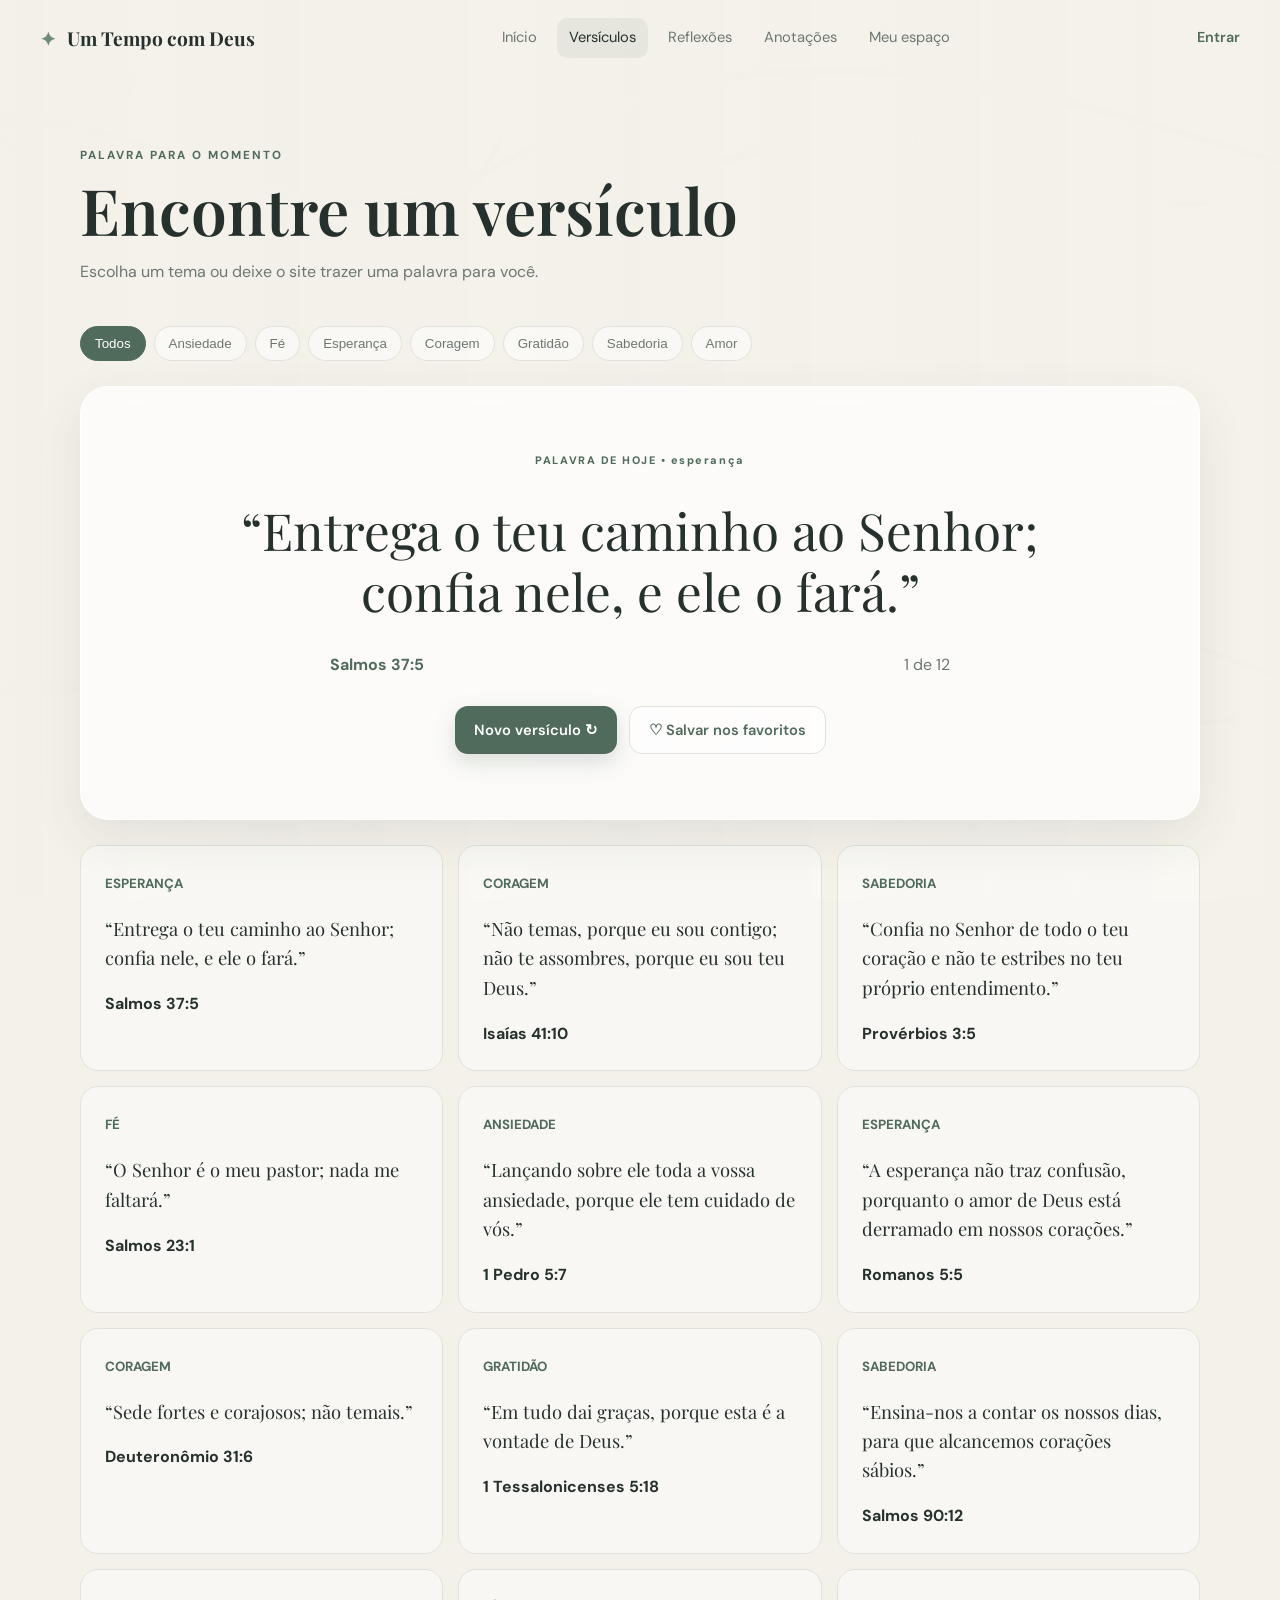
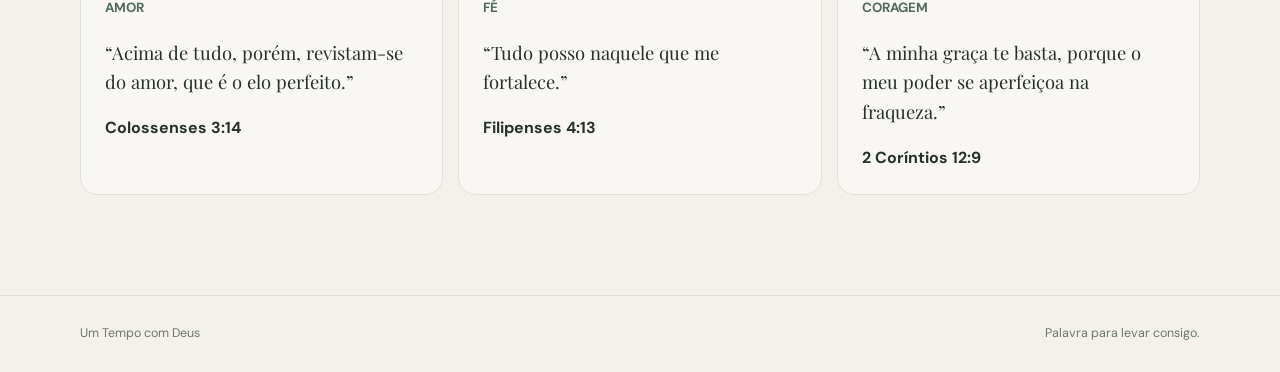
<file: verciculos.html>
<!DOCTYPE html>
<html lang="pt-BR">
<head>
<meta charset="UTF-8">
<meta name="viewport" content="width=device-width, initial-scale=1.0">

<title>Versículos — Um Tempo com Deus</title>

<link rel="preconnect" href="https://fonts.googleapis.com">
<link rel="preconnect" href="https://fonts.gstatic.com" crossorigin>

<link href="https://fonts.googleapis.com/css2?family=DM+Sans:wght@400;500;600;700&family=Playfair+Display:wght@500;600;700&display=swap" rel="stylesheet">

<link rel="stylesheet" href="css/style.css">
</head>

<body>
<div class="bg-thorns"></div>

<header class="topbar">

  <a class="brand" href="index.html">
    <span>✦</span> Um Tempo com Deus
  </a>

  <button class="menu-toggle">☰</button>

  <nav class="nav">
    <a href="index.html">Início</a>
    <a class="active" href="versiculos.html">Versículos</a>
    <a href="reflexoes.html">Reflexões</a>
    <a href="anotacoes.html">Anotações</a>
    <a href="progresso.html">Meu espaço</a>
  </nav>

  <a class="profile-mini" href="login.html">Entrar</a>

</header>

<main class="container page">

  <div class="page-title reveal">
    <p class="eyebrow">PALAVRA PARA O MOMENTO</p>
    <h1>Encontre um versículo</h1>
    <p>Escolha um tema ou deixe o site trazer uma palavra para você.</p>
  </div>

  <div class="topic-row" id="topics">

    <button class="chip active" data-topic="todos">Todos</button>
    <button class="chip" data-topic="ansiedade">Ansiedade</button>
    <button class="chip" data-topic="fé">Fé</button>
    <button class="chip" data-topic="esperança">Esperança</button>
    <button class="chip" data-topic="coragem">Coragem</button>
    <button class="chip" data-topic="gratidão">Gratidão</button>
    <button class="chip" data-topic="sabedoria">Sabedoria</button>
    <button class="chip" data-topic="amor">Amor</button>

  </div>

  <section class="verse-large glass reveal">

    <div class="verse-label">
      PALAVRA DE HOJE
      <span id="verseTopic">• esperança</span>
    </div>

    <blockquote id="bigVerse">
      “Entrega o teu caminho ao Senhor; confia nele, e ele o fará.”
    </blockquote>

    <div class="verse-meta">
      <strong id="bigRef">Salmos 37:5</strong>
      <span id="bigCount">1 de 1</span>
    </div>

    <div class="verse-actions">
      <button class="btn btn-primary" id="randomVerse">
        Novo versículo ↻
      </button>

      <button class="btn btn-ghost" id="saveBig">
        ♡ Salvar nos favoritos
      </button>
    </div>

  </section>

  <div class="verse-grid" id="verseGrid"></div>

</main>

<footer>
  <div class="container footer-inner">
    <span>Um Tempo com Deus</span>
    <span>Palavra para levar consigo.</span>
  </div>
</footer>

<script src="js/app.js"></script>
<script src="js/verses.js"></script>

</body>
</html>
</file>
<file: css/style.css>
:root{--bg:#f4f1ea;--paper:#fbfaf6;--ink:#26312e;--muted:#6d7772;--accent:#718b7b;--accent-dark:#506b5c;--line:#dfe1da;--shadow:0 18px 50px rgba(49,61,54,.09);--radius:24px}
*{box-sizing:border-box}
html{scroll-behavior:smooth}
body{margin:0;background:var(--bg);color:var(--ink);font-family:"DM Sans",sans-serif;line-height:1.6;overflow-x:hidden}
.bg-thorns{position:fixed;inset:0;z-index:-2;background:linear-gradient(90deg,rgba(244,241,234,.97),rgba(244,241,234,.91)),url("../assets/thorns.svg") center/cover no-repeat;opacity:.75}
.container{width:min(1120px,calc(100% - 40px));margin:auto}
.topbar{height:76px;display:flex;align-items:center;justify-content:space-between;width:min(1200px,calc(100% - 32px));margin:auto}
.brand{font-family:"Playfair Display",serif;text-decoration:none;color:var(--ink);font-size:1.2rem;font-weight:700;white-space:nowrap}
.brand span{color:var(--accent);margin-right:7px}
.nav{display:flex;gap:8px}
.nav a{color:var(--muted);text-decoration:none;padding:8px 12px;border-radius:10px;font-size:.92rem}
.nav a:hover,.nav a.active{color:var(--ink);background:rgba(113,139,123,.1)}
.profile-mini{color:var(--accent-dark);text-decoration:none;font-weight:600;font-size:.9rem}
.menu-toggle{display:none;border:0;background:none;font-size:1.4rem}
.hero{min-height:580px;display:grid;grid-template-columns:1.08fr .92fr;gap:70px;align-items:center;padding:70px 0}
.eyebrow{font-size:.73rem;letter-spacing:.17em;font-weight:700;color:var(--accent-dark);margin:0 0 12px}
.hero h1,.page-title h1,.login-card h1{font-family:"Playfair Display",serif;font-size:clamp(2.8rem,6vw,5rem);line-height:1.03;margin:0 0 22px;font-weight:600}
.hero h1 em{font-style:normal;color:var(--accent-dark)}
.hero-text{max-width:600px;color:var(--muted);font-size:1.08rem}
.hero-actions,.verse-actions,.reflection-actions{display:flex;gap:12px;flex-wrap:wrap;margin-top:28px}
.btn{border:0;border-radius:13px;padding:13px 19px;font:600 .92rem "DM Sans";cursor:pointer;text-decoration:none;display:inline-flex;align-items:center;justify-content:center;gap:10px;transition:transform .18s,box-shadow .18s,background .18s}
.btn:hover{transform:translateY(-2px)}
.btn:active{transform:translateY(1px) scale(.98)}
.btn-primary{background:var(--accent-dark);color:#fff;box-shadow:0 8px 22px rgba(80,107,92,.2)}
.btn-primary:hover{background:#435b4d}
.btn-ghost{background:rgba(255,255,255,.55);color:var(--accent-dark);border:1px solid var(--line)}
.glass{background:rgba(255,255,255,.7);border:1px solid rgba(255,255,255,.8);box-shadow:var(--shadow);backdrop-filter:blur(10px)}
.verse-card{padding:28px;border-radius:var(--radius);min-height:340px;display:flex;flex-direction:column;justify-content:space-between}
.card-top,.card-bottom,.verse-meta,.editor-top,.editor-bottom,.notes-list-head,.reflection-head{display:flex;align-items:center;justify-content:space-between;gap:15px}
.card-top{font-size:.68rem;letter-spacing:.13em;font-weight:700;color:var(--muted)}
.icon-btn{border:0;background:transparent;color:var(--accent-dark);font-size:1.5rem;cursor:pointer;transition:transform .2s}
.icon-btn.saved{transform:scale(1.18)}
blockquote{font-family:"Playfair Display",serif}
.verse-card blockquote{font-size:1.65rem;line-height:1.35;margin:32px 0 12px}
.reference{color:var(--accent-dark);font-weight:700;margin:0}
.card-bottom{border-top:1px solid var(--line);padding-top:16px;color:var(--muted);font-size:.8rem}
.text-btn{border:0;background:none;color:var(--accent-dark);font-weight:700;cursor:pointer}
.section{padding:50px 0 90px}
.section-heading{display:flex;align-items:end;justify-content:space-between;gap:30px;margin-bottom:28px}
.section-heading h2,.activity h2{font-family:"Playfair Display",serif;font-size:2rem;margin:0}
.section-heading>p{max-width:430px;color:var(--muted);margin:0}
.feature-grid{display:grid;grid-template-columns:repeat(4,1fr);gap:15px}
.feature-card{background:rgba(255,255,255,.55);border:1px solid var(--line);border-radius:20px;padding:25px;text-decoration:none;color:inherit;transition:transform .2s,background .2s,box-shadow .2s}
.feature-card:hover{transform:translateY(-5px);background:rgba(255,255,255,.8);box-shadow:var(--shadow)}
.feature-icon{font-size:1.7rem}
.feature-card h3{margin:15px 0 7px}
.feature-card p{font-size:.9rem;color:var(--muted);min-height:72px}
.card-link{font-size:.82rem;color:var(--accent-dark);font-weight:700}
.quote-band{background:rgba(113,139,123,.12);padding:70px 0}
.quote-inner{text-align:center}
.quote-mark{font-family:serif;font-size:3rem;color:var(--accent)}
.quote-inner p{font-family:"Playfair Display",serif;font-size:2rem;margin:0 auto 8px;max-width:750px}
.quote-inner small{color:var(--accent-dark);font-weight:700}
footer{padding:28px 0;border-top:1px solid var(--line);color:var(--muted);font-size:.78rem}
.footer-inner{display:flex;justify-content:space-between;gap:20px}
.page{padding:70px 0 100px;min-height:calc(100vh - 150px)}
.page-title{margin-bottom:42px}
.page-title h1{font-size:clamp(2.5rem,5vw,4.2rem);margin-bottom:10px}
.page-title>p:last-child{color:var(--muted);max-width:620px}
.topic-row{display:flex;gap:8px;flex-wrap:wrap;margin-bottom:25px}
.chip{border:1px solid var(--line);background:rgba(255,255,255,.5);padding:9px 14px;border-radius:100px;color:var(--muted);cursor:pointer}
.chip.active,.chip:hover{background:var(--accent-dark);color:#fff;border-color:var(--accent-dark)}
.verse-large{border-radius:28px;padding:clamp(28px,6vw,65px);text-align:center}
.verse-label,.tag{font-size:.68rem;letter-spacing:.14em;color:var(--accent-dark);font-weight:800}
.verse-large blockquote{font-size:clamp(1.9rem,4vw,3.4rem);line-height:1.2;max-width:900px;margin:30px auto}
.verse-meta{max-width:620px;margin:auto;color:var(--muted)}
.verse-meta strong{color:var(--accent-dark)}
.verse-actions{justify-content:center}
.verse-grid{display:grid;grid-template-columns:repeat(3,1fr);gap:15px;margin-top:25px}
.verse-tile{padding:24px;border:1px solid var(--line);border-radius:18px;background:rgba(255,255,255,.45);cursor:pointer;transition:.2s}
.verse-tile:hover{transform:translateY(-3px);box-shadow:var(--shadow)}
.verse-tile p{font-family:"Playfair Display",serif;font-size:1.15rem}
.verse-tile small{color:var(--accent-dark);font-weight:700}
.reflection-layout{display:grid;grid-template-columns:1fr 300px;gap:25px}
.reflection-main{padding:35px;border-radius:var(--radius)}
.reflection-main h2{font-family:"Playfair Display",serif;font-size:2rem;line-height:1.2;margin:25px 0 10px}
.reflection-main>p{color:var(--muted)}
.reflection-head>span:last-child{color:var(--muted);font-weight:700}
.mini-verse{background:rgba(113,139,123,.1);padding:22px;border-radius:17px;margin:25px 0}
.mini-verse p{font-family:"Playfair Display",serif;font-size:1.2rem;margin:0 0 8px}
.mini-verse strong{color:var(--accent-dark);font-size:.85rem}
.reflection-main label{font-weight:700;font-size:.88rem}
.reflection-main textarea,.note-editor textarea,.note-editor input,.login-card input{width:100%;border:1px solid var(--line);background:rgba(255,255,255,.75);border-radius:13px;padding:14px;font:inherit;outline:none;color:var(--ink)}
.reflection-main textarea{min-height:190px;margin-top:8px;resize:vertical}
.reflection-main textarea:focus,.note-editor textarea:focus,.note-editor input:focus,.login-card input:focus{border-color:var(--accent)}
.side-card{padding:25px;border:1px solid var(--line);border-radius:20px;background:rgba(255,255,255,.45);margin-bottom:15px}
.side-card span{font-size:1.5rem}
.side-card h3{margin:10px 0 5px}
.side-card p{color:var(--muted);font-size:.9rem;margin:0}
.notes-layout{display:grid;grid-template-columns:1fr .9fr;gap:25px}
.note-editor{padding:30px;border-radius:var(--radius);height:max-content}
.note-editor h2{margin:0}
.note-editor input{margin:22px 0 10px}
.note-editor textarea{min-height:280px;resize:vertical}
.editor-bottom{margin-top:14px;align-items:center}
.editor-bottom span{font-size:.75rem;color:var(--muted)}
.notes-list-head{margin-bottom:12px}
.notes-list-head h2{font-family:"Playfair Display",serif;margin:0}
.notes-list-head span{background:rgba(113,139,123,.15);padding:3px 9px;border-radius:100px;font-weight:700}
.note-item{padding:20px;border:1px solid var(--line);border-radius:18px;background:rgba(255,255,255,.5);margin-bottom:10px}
.note-item h3{margin:0 0 3px}
.note-item time{font-size:.72rem;color:var(--muted)}
.note-item p{white-space:pre-wrap;color:#56615c;font-size:.9rem}
.delete-note{border:0;background:none;color:#a26c6c;cursor:pointer;font-size:.8rem}
.profile-banner{padding:28px;border-radius:var(--radius);display:flex;align-items:center;gap:18px}
.avatar{width:62px;height:62px;border-radius:50%;display:grid;place-items:center;background:var(--accent-dark);color:#fff;font-weight:700;font-size:1.4rem}
.profile-banner h1{font-family:"Playfair Display",serif;margin:0;font-size:2rem}
.profile-banner p{margin:0;color:var(--muted)}
.profile-banner .btn{margin-left:auto}
.stats-grid{display:grid;grid-template-columns:repeat(4,1fr);gap:15px;margin:20px 0}
.stat-card{padding:25px;border:1px solid var(--line);background:rgba(255,255,255,.5);border-radius:18px}
.stat-card strong{display:block;font:700 2.3rem "Playfair Display";color:var(--accent-dark)}
.stat-card span{color:var(--muted);font-size:.82rem}
.activity{padding:30px;border-radius:var(--radius)}
.activity .section-heading{margin-bottom:15px}
.activity-item{display:flex;gap:15px;padding:15px 0;border-top:1px solid var(--line);font-size:.9rem}
.activity-item span{font-size:1.1rem}
.activity-item p{margin:0}
.activity-item small{display:block;color:var(--muted)}
.login-page{min-height:100vh;display:grid;place-items:center;padding:30px}
.login-card{width:min(470px,100%);padding:40px;border-radius:28px}
.login-brand{display:block;text-align:center;margin-bottom:35px}
.login-card h1{font-size:2.7rem}
.login-intro,.small-note{color:var(--muted);font-size:.9rem}
.login-card form{display:grid;gap:16px;margin-top:25px}
.login-card label{font-size:.82rem;font-weight:700}
.login-card input{display:block;margin-top:6px}
.full{width:100%;margin-top:5px}
.small-note{font-size:.72rem;margin-top:18px}
.back-link{display:block;margin-top:22px;color:var(--accent-dark);text-decoration:none;font-size:.85rem}
.toast{position:fixed;bottom:25px;right:25px;background:#27352e;color:#fff;padding:13px 17px;border-radius:12px;box-shadow:var(--shadow);z-index:20;animation:toastIn .3s}
.reveal{animation:fadeUp .65s ease both}
.delay-1{animation-delay:.12s}
@keyframes fadeUp{from{opacity:0;transform:translateY(15px)}to{opacity:1;transform:none}}
@keyframes toastIn{from{opacity:0;transform:translateY(15px)}to{opacity:1;transform:none}}

@media(max-width:900px){
.nav{gap:0}
.nav a{padding:7px}
.hero{grid-template-columns:1fr;gap:35px}
.feature-grid{grid-template-columns:repeat(2,1fr)}
.verse-grid{grid-template-columns:repeat(2,1fr)}
.reflection-layout,.notes-layout{grid-template-columns:1fr}
.stats-grid{grid-template-columns:repeat(2,1fr)}
}

@media(max-width:700px){
.topbar{height:68px}
.menu-toggle{display:block}
.nav{display:none;position:absolute;top:68px;left:10px;right:10px;background:var(--paper);padding:10px;border:1px solid var(--line);border-radius:15px;box-shadow:var(--shadow);z-index:10;flex-direction:column}
.nav.open{display:flex}
.profile-mini{display:none}
.hero{padding:55px 0;min-height:auto}
.hero h1{font-size:3rem}
.feature-grid,.verse-grid{grid-template-columns:1fr}
.section-heading,.footer-inner{display:block}
.section-heading>p{margin-top:10px}
.quote-inner p{font-size:1.5rem}
.editor-bottom{align-items:flex-start;flex-direction:column}
.profile-banner{align-items:flex-start;flex-wrap:wrap}
.profile-banner .btn{margin-left:0}
.page{padding-top:45px}
}
</file>
